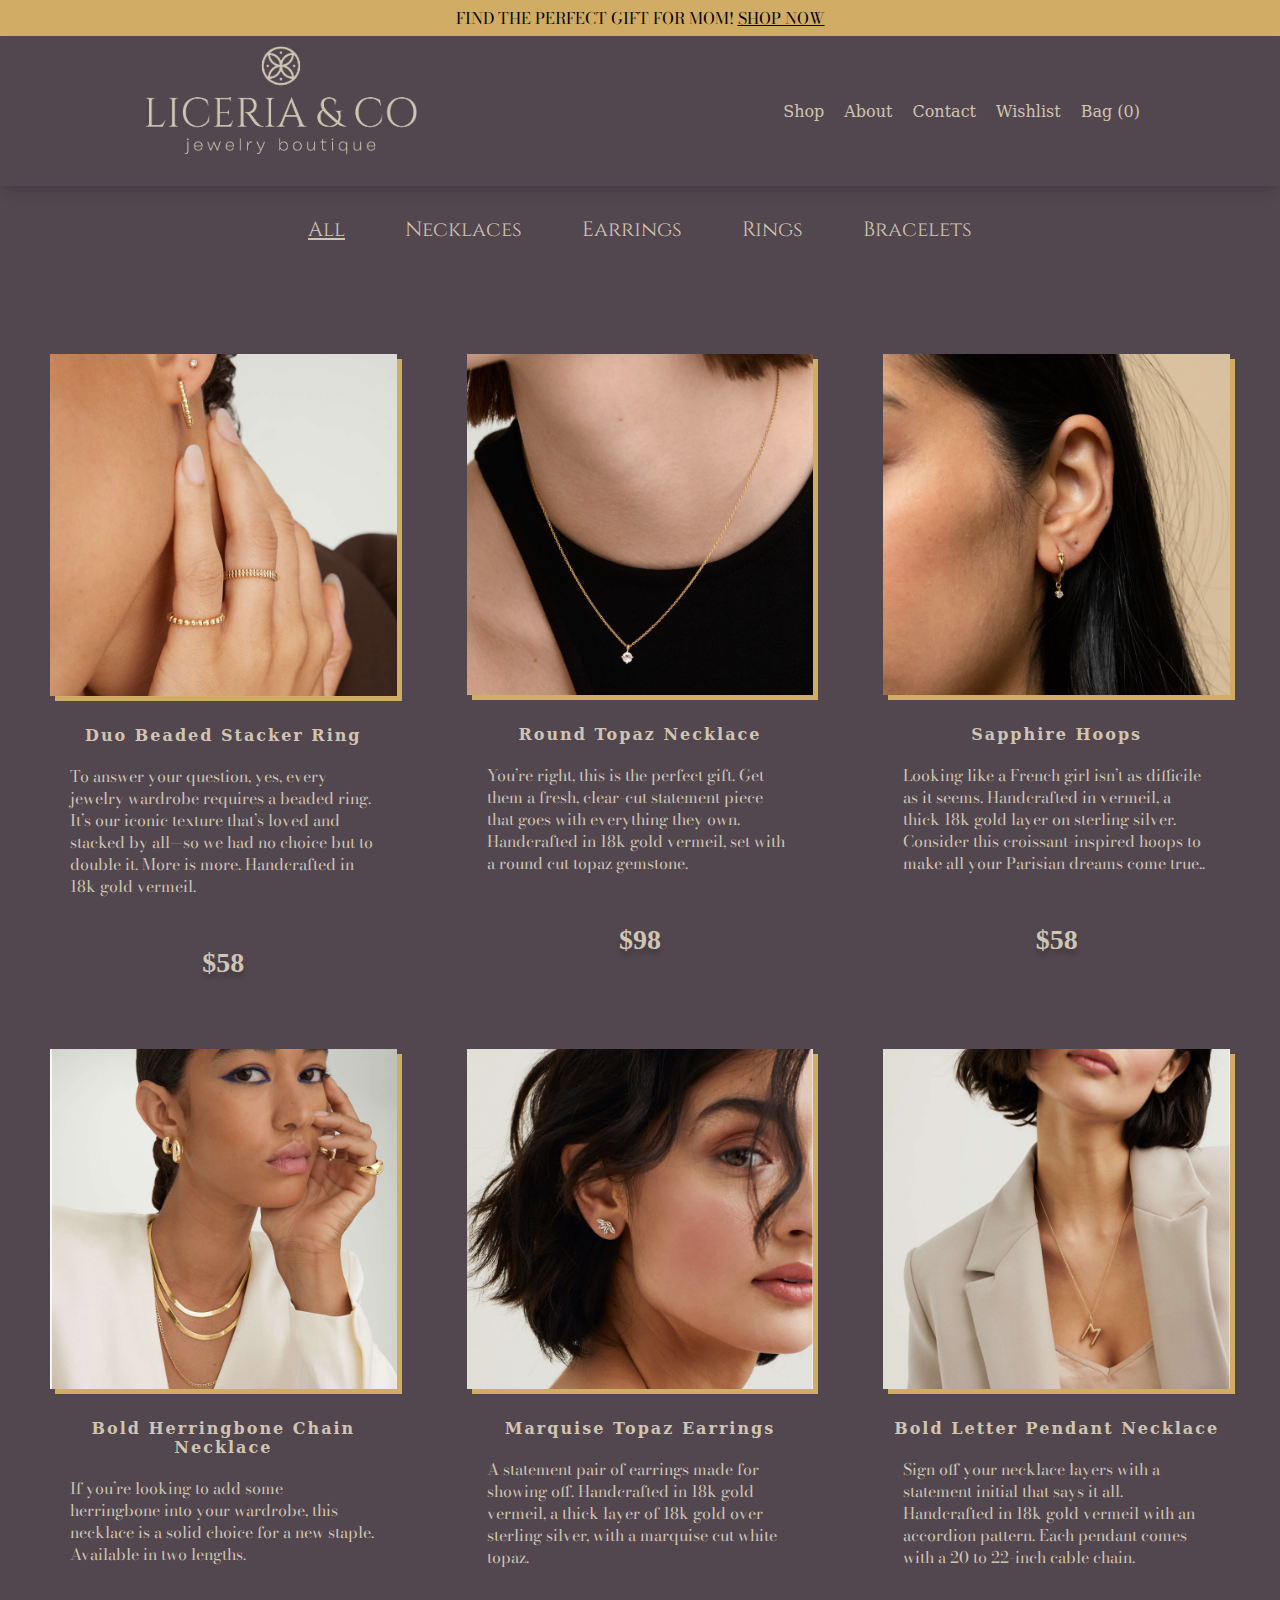
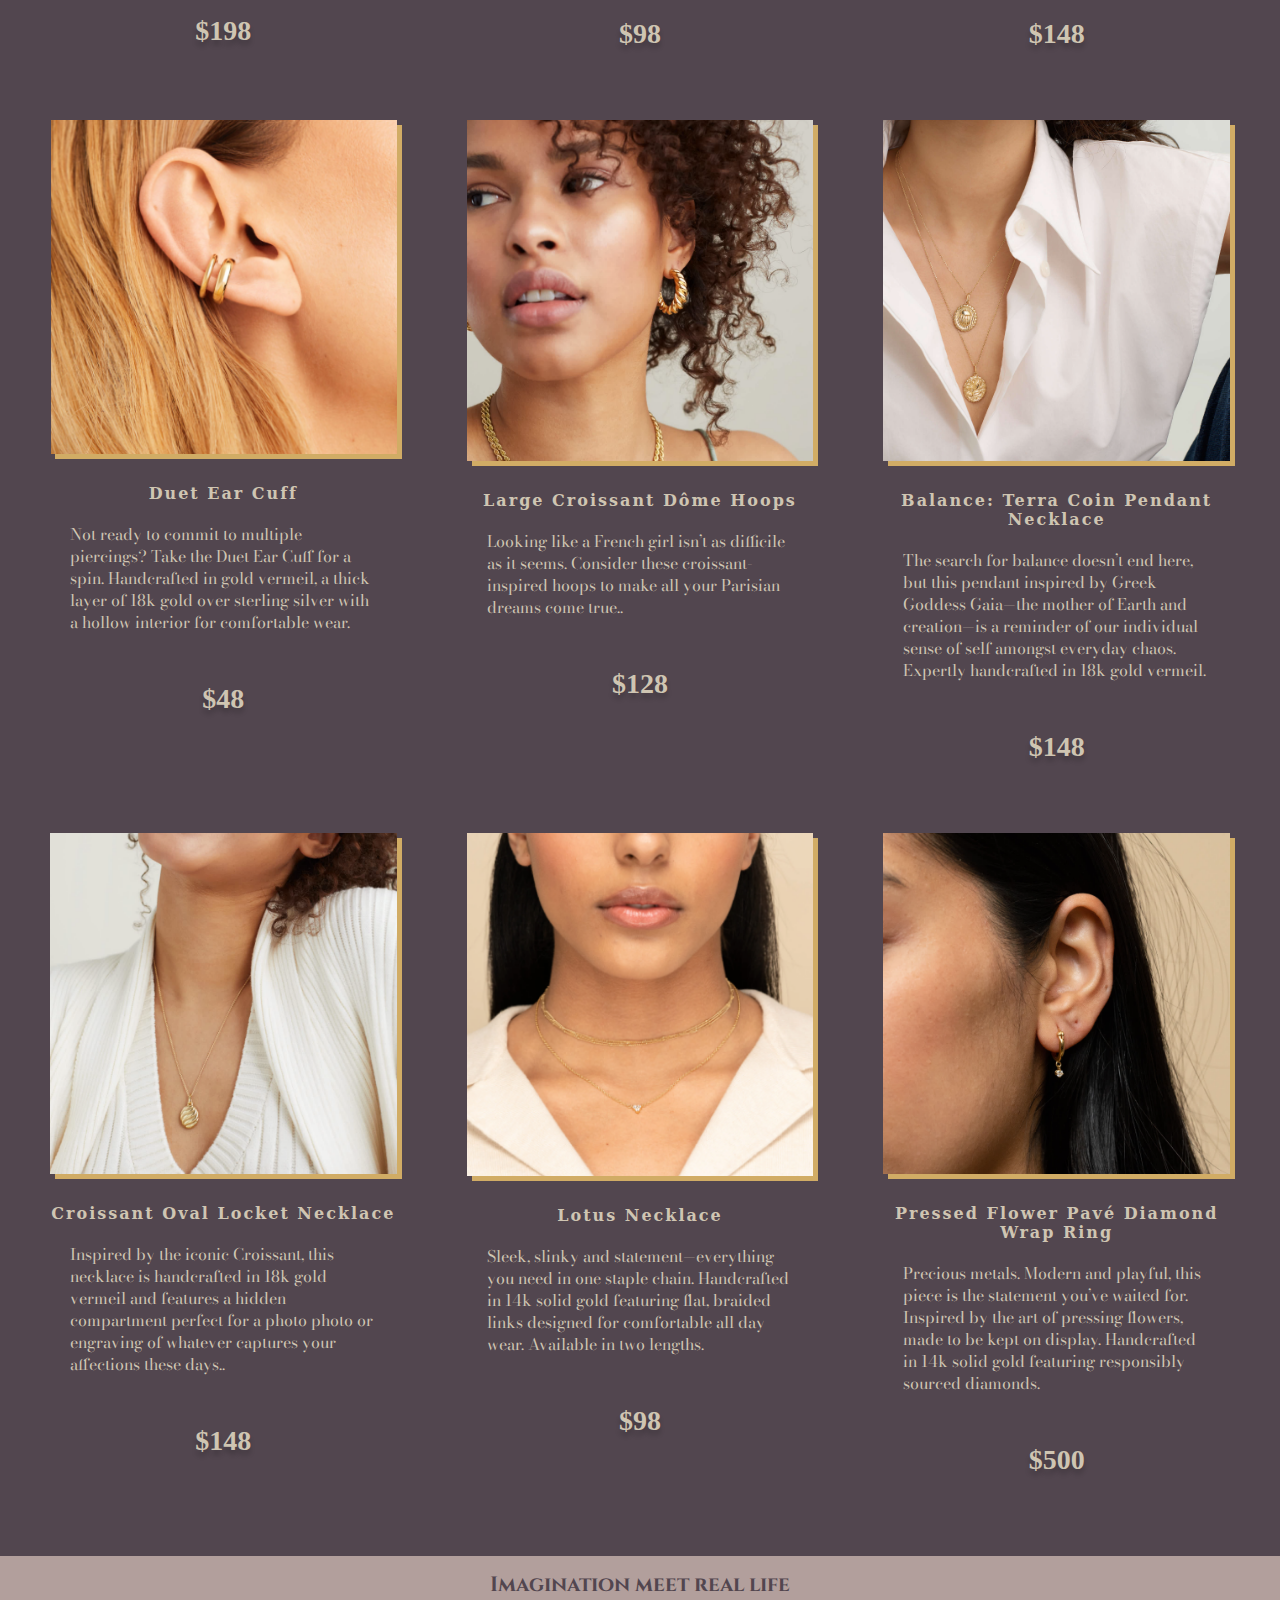
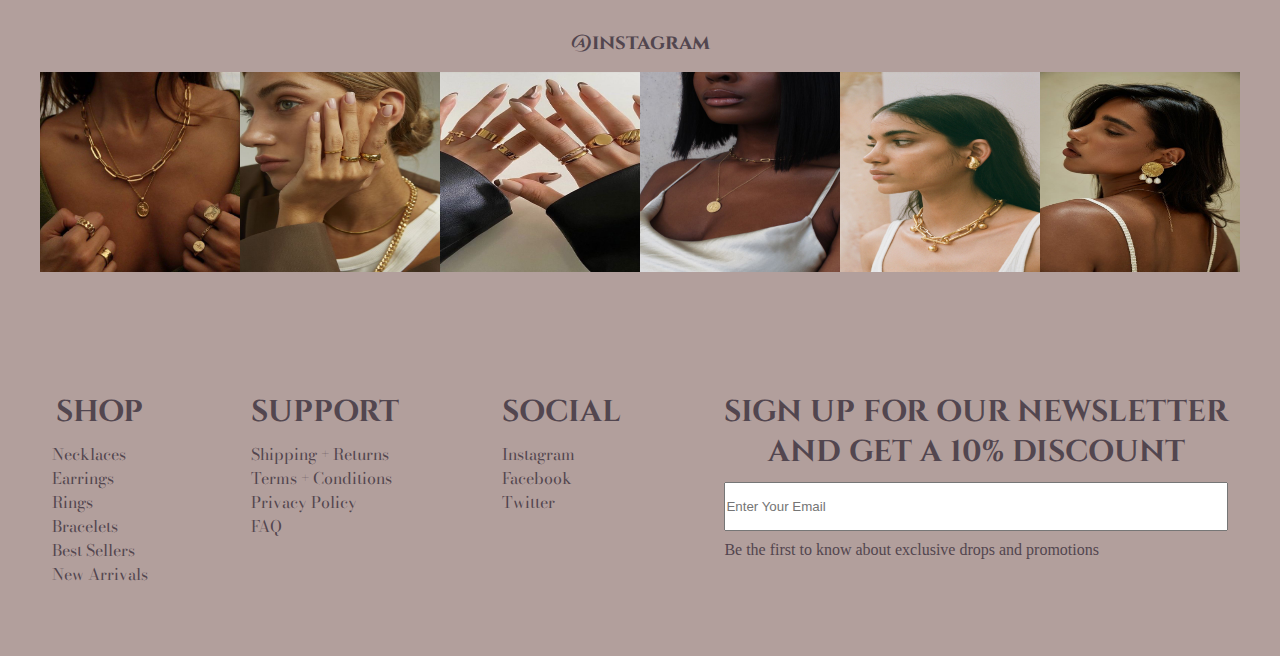
<file: products.html>
<!DOCTYPE html>
<html lang="en">
<head>
    <meta charset="UTF-8">
    <meta http-equiv="X-UA-Compatible" content="IE=edge">
    <meta name="viewport" content="width=device-width, initial-scale=1.0">
    <title>Document</title>
    <link rel="stylesheet" href="styles/products.css">
    <link rel="stylesheet" href="styles/style.css">
    <link rel="preconnect" href="https://fonts.googleapis.com">
    <link rel="preconnect" href="https://fonts.gstatic.com" crossorigin>
    <link href="https://fonts.googleapis.com/css2?family=Bodoni+Moda:wght@500&family=Cinzel:wght@400;600&family=Inria+Serif:wght@300&display=swap" rel="stylesheet">
</head>
<body>
   <!-- CTA -->  
<div class="cta">
    Find the perfect gift for mom! <span> Shop Now </span>
</div>
<!-- Navigation start-->
<header class="outer-container">
    <div class="wrapper">
        <div class="logo">
            <a href="index.html" target="_blank"><img src="images/Add a little bit of body text (1).png" alt="DevBabu.com"></a>
        </div>
            <div class="navbar">
                <div class="close-nav"><button>×</button></div>
                    <nav>
                         <ul>
                            <li><a href="products.html" target="_blank">Shop</a></li>
                            <li><a href="index.html#about" target="_blank"> About </a></li>
                            <li><a href="contact.html"> Contact </a></li>
                            <li><a href="#">Wishlist </a></li>
                            <li><a href="#"> Bag (0) </a></li>
                        </ul>
                    </nav>
            </div>
            <div class="menu-bar">
                <button><i></i></button>
            </div>
    </div>
</header>
<!-- Navigation end-->


    <section id="categories">
        <h3 class= "category-title activee tabs"> All </h3>
        <h3 class="category-title tabs"> Necklaces </h3>
            <div  id="necklace" class="category-link"></div>
        <h3 class="category-title tabs"> Earrings</h3>
            <div id="earring" class="category-link"></div>
        <h3 class="category-title tabs"> Rings </h3>
            <div id="ring" class="category-link"></div>
        <h3 class="category-title tabs"> Bracelets </h3>
            <div id="bracelets" class="category-link"></div>
    </section>

    <div class="products">


    </div>
   

    <section class="instagram center">
        <h4 class="ig-header">
           Imagination meet real life
        </h4>
        <h5 class="ig-header">
          @instagram 
        </h5>
        <div class="ig-imgs-container">
             <img src="instagram/10 Minimalist Fine Jewelry Brands For Everyday Wear  — The Good Trade.jpeg" alt="" class="hiddenn instagram-img">
            <img src="instagram/9c198b079545b1be6ec2bf672694cbf5.jpeg" alt="" class="instagram-img2 hiddenn">
            <img src="instagram/gold rings nails aesthetic.jpeg" alt="" class="instagram-img2">
            <img src="instagram/The Single Coin Necklace Stack II.jpeg" alt="" class="instagram-img2">
            <img src="instagram/Alighieri The Anchor in the Storm 24K Gold-Plated Choker.jpeg" alt="" class="instagram-img2">
            <img src="instagram/Leonie Earrings.jpeg" class="instagram-img2" alt="">
        </div>
    </section>
    
    
    
    <footer>
    <section class="footer light-bg">
    
       <div class="footerlinks">
        <h2 class="footerheader">  Shop </h2>
        <a href=""> Necklaces </a>
        <a href=""> Earrings </a>
        <a href=""> Rings </a>
        <a href=""> Bracelets  </a>
        <a href=""> Best Sellers </a>
        <a href=""> New Arrivals </a>
       </div>
    
       <div class="footerlinks">
        <h2 class="footerheader">  Support </h2>
        <a href=""> Shipping + Returns  </a>
        <a href=""> Terms + Conditions  </a>
        <a href=""> Privacy Policy  </a>
        <a href=""> FAQ </a>
       </div>
      
       <div class="footerlinks">
        <h2 class="footerheader"> Social  </h2>
        <a href=""> Instagram </a>
        <a href=""> Facebook </a>
        <a href=""> Twitter </a>
     
       </div>
    
        
       <div class="footerlinks email">
        <h2 class="footerheader"> Sign up for our newsletter <br>
            and get a 10% discount </h2>
    <input type="text" placeholder="Enter Your Email" >
     <p class="mute">
        Be the first to know about exclusive drops and promotions
     </p>
       </div>
     
    </section>
    </footer>
    <script>
        const theBody = document.querySelector('body');
        const openNav = document.querySelector('.menu-bar button');
        const closeNav = document.querySelector('.close-nav button');
        const Navbar = document.querySelector('.navbar');
    
        // function bodyScroll(){
        //     if(Navbar.classList.contains('show')){
        //         theBody.classList.add('hide-scroll');
        //     }
        //     else if(theBody.classList.contains('hide-scroll')){
        //         theBody.classList.remove('hide-scroll');
        //     }
        // }
    
        function showHide(){
            Navbar.classList.toggle('show');
            // bodyScroll();
        }
    
        openNav.onclick = showHide;
        closeNav.onclick = showHide;
    </script>

    <script src="products.js"></script>
    <script src="products.json"></script>
</body>

</html>
</file>
<file: styles/products.css>
*{
    margin: 0;
    padding: 0;
    box-sizing: border-box;
 }
 body{
    min-height: 100vh;
    background-color: #52464F;
   color:#CFC5B2;
 }
 h2{
    text-align: center;
    margin-top: 50px;
    font-size: 30px;
 }
 #categories{
    display: flex;
    justify-content: center;
    align-items: center;
 }
 .category-title{
    padding: 30px;
    font-family: 'Cinzel', serif;
    font-weight: 100;
    font-size: 1.3rem;
 }
 .category-header:hover{
    font-weight: 900;
 }
 .activee{
    text-decoration: underline;
 }
 .products{
    display: grid;
    grid-template-columns: repeat(auto-fit, minmax(350px, auto));
    grid-gap: 50px;
    margin: 50px auto;
    max-width: 1240px;
    padding: 20px;
 }
 .product{
    padding: 10px;

 }
 .product img{
    width: 100%;
    display: block;
    box-shadow: rgba(0, 0, 0, 0.35) 0px 5px 15px;
    box-shadow: 5px 5px #D1AC65;
 }
 .product .title{
    text-align: center;
    padding-top: 30px;
    padding-bottom: 20px;
    font-weight: 600;
    letter-spacing: 2px;
    font-family: 'Inria', 'Serif';;
 }
 .product .description{
    padding: 0 20px 20px 20px;
    line-height: 22px;
    font-family: 'Bodoni Moda', serif;
 }
 .product .price{
    text-align: center;
    font-weight: 600;
    font-size: 28px;
    padding-top: 30px;
    text-shadow: 0 5px 5px rgba(0, 0, 0, 0.2);
 }
 .product .cart{
    text-align: center;
    padding: 15px 0;
    margin-top: 40px;
    background-color: #3e628f;
    cursor: pointer;
 }
 .product .cart i{
    padding-left: 10px;
 }
 .view-more{
    margin: 0 auto;
    max-width: 1240px;
    padding: 20px;
    text-align: center;
 }
 .view-more button{
    padding: 10px 25px;
 }
 .cart{
    position: absolute;
    bottom: 0;
}

@media only screen and  (max-width: 1000px){
   .category-title{
      padding: 10px;
   }
 }


@media only screen and  (max-width: 600px){
   .category-title{
      font-size: .8rem;
   }
 }
</file>
<file: styles/style.css>
*{
    box-sizing: border-box;
    margin: 0;
    padding: 0;
}
:root{
    --bg-color:#52464F;
    --text-color:#CFC5B2;
    --bright-accent-color:#D1AC65;
    --secondary-headings:'Inria', 'Serif';
    --main-text: 'Bodoni Moda', serif;
    --h1-headings:'Cinzel', serif;
}

/* typography */
.cta{
    font-size: 1rem ;
    font-family: var(--main-text);
}
.slideshow-header{
    color: var(--text-color);
    font-family: var(--h1-headings);
    font-weight: 600;
    padding-left: 30px;
    padding-top: 50px;
}
.philosiphy-container{
    color: var(--text-color);
}
.about-header{
    font-family: var(--h1-headings);
    font-size: 3rem;
}
.about-heading{
    font-size: 2.5rem;
    font-family: var(--secondary-headings);
}
.more-about-text{
    font-size: 1.3rem;
    line-height: 30px;
    font-family: var(--main-text);
}
.about{
  line-height: 30px;
}
/* Navigation start */ 
nav ul li{
    font-family: var(--secondary-headings);
}
.cta{
    width: 100vw;
    height: auto;
    background-color: var(--bright-accent-color);
    color: black;
    text-align: center;
    margin: 0;
    padding: 6px;
    text-transform: uppercase;
}
.cta span{
    text-decoration: underline;
    cursor: pointer;
}

header {
    background-color: var(--bg-color);
    box-shadow: 0 10px 15px -3px 
rgba(0, 0, 0, 0.1),
        0 4px 6px -4px 
rgba(0, 0, 0, 0.1);
    padding: 10px 20px;
}
header .wrapper {
    max-width: 1000px;
    margin: 0 auto;
    display: flex;
    flex-wrap: wrap;
    align-items: center;
    justify-content: space-between;
}
header .logo img {
    height: 130px;
    display: block;
}

.navbar {
    position: fixed;
    top: 0;
    left: 100%;
    margin: 0;
    width: 100%;
    height: 100%;
    background-color: var(--bg-color);
    padding: 20px;
    transition: left 0.3s;
}

.navbar.show {
    left: 0 !important;
}

.hide-scroll {
    overflow: hidden;
}

.navbar ul {
    all: unset;
    list-style-type: none;
    display: flex;
    flex-direction: column;
    align-items: center;
    gap: 25px;
}
.navbar ul a {
    all: unset;
    color: var(--text-color);
    cursor: pointer;
    font-size: 2.3rem;
}
.navbar ul a:hover {
    color: 
#111111;
    text-decoration: underline overline;
    text-decoration-thickness: 3px;
}

.close-nav {
    text-align: right;
    margin-bottom: 20px;
}
.close-nav button {
    all: unset;
    background: var(--text-color);
    font-size: 42px;
    cursor: pointer;
    border: 1px solid 
rgba(0, 0, 0, 0.2);
    padding: 15px;
    border-radius: 3px;
    color: 
#444444;
}
.close-nav button:hover {
    color: 
#222222;
    background: 
white;
}

.menu-bar button {
    border: 1px solid 
rgba(0, 0, 0, 0.1);
    background: 
var(--text-color);
    height: 50px;
    width: 50px;
    padding: 5px 10px;
    cursor: pointer;
    border-radius: 3px;
}
.menu-bar i {
    display: block;
    border-top: 3px solid 
#444444;
    border-bottom: 3px solid 
#444444;
}
.menu-bar i::after {
    display: block;
    content: "";
    border-top: 3px solid 
#444444;
    margin: 6px 0;
}
.menu-bar button:hover {
    background: 
white;
}
.menu-bar button:hover i {
    border-color: 
#222222;
}

.container {
    max-width: 900px;
    margin: 0 auto;
    padding: 30px;
}

@media (min-width: 550px) {
    .navbar {
        all: unset;
        display: block;
    }
    .navbar ul {
        flex-direction: row;
        gap: 20px;
    }
    .navbar ul a {
        font-size: inherit;
    }
    .close-nav,
    .menu-bar {
        display: none;
    }
}

/* Navigation end  */ 


/* Hero section start */
.video-ctnr{
    width: 100vw;
    height: 100vh;
    display: flex;
    justify-content: center;
    align-items: center;
  
}
#hero-vid{
    height: 80vh;
    width: 100vw;
    margin: auto;
    display: flex;
    justify-content: center;
    align-items: center;
    overflow: hidden;
   
    background-color: var(--bg-color);
}

.text{
    position: absolute;
    color: #fff;
    line-height: 1.5;
    text-align: center;
    top: 30%;

}

.overlay{
    position: absolute;
    height: 80vh;
    width: 100vw;
    background-color:#52464fa9;
    opacity: 0.9;
}

.button{
    background: #fff;
    border-radius: 40px;
    color: #18266c;
    font-size: 1.5em;
    padding: .7em 1.2em;
    text-decoration: none;
    box-sizing: border-box;
    cursor: pointer;
}


@media (max-width: 600px) {
  
#hero-vid{
    height: 80vh;
    width: 100vw;
}

.overlay{

    height: 80vh;
    width: 100vw;
}

}

/* Hero section end */

/** more about */
#more-about{
    height: 100vh;
    width: 100vw;
    background-color: var(--text-color);
    color: var(--bg-color);
}


.more-about-ctnr{
    display: flex;
    justify-content: center;
    align-items: center;
    padding-top: 50px;
    width: 70vw;
    margin: 0 auto;
}
.more-about{
    display: flex;
    flex-direction: column;
    width: 40vw;
    justify-content: center;
    align-items: center;
    text-align: center;
    padding: 30px;
}
.more-about-video{
    margin: 0 auto;
    
}
/* more aboit */
/* Best sellers slider */

/* Slideshow container */
.slideshow-container {
    width: 100vw;
    position: relative;
    margin: auto;
    height: 70vh;
    background-color: var(--bg-color);
    color:#F6F0E3;
  }
  .slideshow-wrapper{
      width: 100vw;
      background-color: var(--bg-color);
      height: 50vh;
  }

  #best-sellers{
    width: 100vw;
    height: 60vh;
    background-color: var(--bg-color);
  }
  
  /* Hide the images by default */
  .mySlides {
    display: none;
  }
  
  /* Next & previous buttons */
  .prev, .next {
    cursor: pointer;
    position: absolute;
    top: 100%;
    margin-top: -100px;
    color: var(--bright-accent-color);
    font-weight: bold;
    font-size: 50px;
    transition: 0.6s ease;
    border-radius: 0 3px 3px 0;
    user-select: none;
    padding: 0 60px;
  top: 300px;
  }
  
  /* Position the "next button" to the right */
  .next {
    right: 0;
    border-radius: 3px 0 0 3px;
  }
  
  /* Number text (1/3 etc) */

  /* The dots/bullets/indicators */
  .dot {
    cursor: pointer;
    height: 15px;
    width: 15px;
    margin: 0 5px;
    background-color: var(--text-color);
    border-radius: 50%;
    display: inline-block;
    transition: 0.6s ease;
    position: relative;
    top: -100px;
  }
  
  .active, .dot:hover {
    background-color: var(--bright-accent-color);
  }
  
  /* Fading animation */
  .fade {
    animation-name: fade;
    animation-duration: 1.5s;
  }
  
  @keyframes fade {
    from {opacity: .4}
    to {opacity: 1}
  }
  
  .best-sellers-ctnr{
    width: 100vw;
    background-color: var(--bg-color);
  }
  .best-sellers-cards{
    display: flex;
    justify-content: center;
    align-items: center;
  }

  .best-seller{
    width: 400px;
    height: 400px;
    margin: 0 auto;
    box-shadow: rgba(0, 0, 0, 0.35) 0px 5px 15px;
  }

  .slideshow-header{
    font-size: 5rem;
    background-color: var(--bg-color);
  }


  @media (max-width: 900px) {
  .about{
    line-height: normal;
  }
 
    .best-seller{
        width: 250px;
        height: 250px;
     
      }
      .slideshow-container{
        height: 50vh;
      }
      #best-sellers{
        height: 50vh;
      }
    }


  @media (max-width: 650px) {
  
    
    .slideshow-header{
        font-size: 3rem;
        text-align: center;
      }
    
    .best-seller{
        width:250px;
        height: 250px;
        padding: 10px;
      }

      .slideshow-wrapper, .slideshow-container{
        margin: 0;
        height: auto;
        padding-bottom: 40px;
      }
      .prev, .next {
        top: 113%;
        
    }
   
    .dot {
        top: -10px;
      }
    }


    /* product categories start */
 /* categories section */
 .categories-container{
    display: grid;
    grid-template-columns: repeat(3, 1fr);
    gap: 10px;
    grid-template-rows: 1fr 1fr ;
    background-color: var(--bg-color);
    position: relative;
    padding: 60px 0 ;
    width: 100vw;
   
   }
   .first-txt {
    position: absolute;
    top: 17px;
    left: 50px;
    color: #000;
    font-size: 3rem;
}
   .category{
    margin-left: auto;
    margin-right: auto;
 box-shadow: rgba(0, 0, 0, 0.35) 0px 5px 15px;
 position: relative;
   }

   .text-overlay {
    position: absolute;
    top: 50%;
    left: 50%;
    transform: translate(-50%, -50%);
    background-color: transparent;
    color: var(--text-color);
    font-family: var(--secondary-headings);
    font-size: 2.5rem;
    padding: 20px;
    text-align: center;
  }
  .category-header{
    font-size: 2.5rem;
  }
   .categoryimg{
    width: 100%;
    height: 100%;
   }  


   @media (max-width: 650px) {
   .categories-container{
    grid-template-columns: repeat(2, 1fr);
    gap: 3px;
    grid-template-rows: 1fr 1fr ;
   
   }
   .category{
    margin-top: 30px;
   }
   .categoryimg{
    width: 100%;

   }
   }

    /* product categories end */ 

     /* About section start */
 .philosiphy-container{
    display: flex;
    justify-content: space-between;
    width: 100vw;
    height: 100vh;
    background-color: var(--bg-color);
   }
  
   .about-text{
    display: flex;
    justify-content: center;
    text-align: center;
    flex-direction: column;
    width: 70%;
    padding: 20px;
   }
  
   .about-img1{
    height: 100vh;
    width: 40vw;
    background-image: url("../images/eb9f2a446bf6dffb1a2975743635c5cd.jpeg");
    background-repeat: no-repeat;
    background-size: cover;
    background-position: center;
    box-shadow: rgba(0, 0, 0, 0.35) 0px 5px 15px;
   }
  
   .about-img2{
      height: 100vh;
      width: 40vw;
      background-image: url("../images/aae2e29ac6e479c4c79cc3668a4a0756.jpeg");
      background-repeat: no-repeat;
      background-size: cover;
      background-position: center;
      box-shadow: rgba(0, 0, 0, 0.35) 0px 5px 15px;
   }
  .muted{
    color: #A19DA3;
  }
  
  @media (max-width: 850px) {
.about-img2{
    display: none;
}
.about-img1{
    width: 50vw;
}
.about-text{
    width: 100%;
}
.about-header, .slideshow-header{
    font-size: 1.5rem;
}
.about{
    font-size: 1rem;
}


  }


  @media (max-width: 640px) {
 
    .philosiphy-container{
        height: 50vh;
    position: relative;
    top: 430px;
}
.about-img1{
    height: 50vh;
}
    
  }
    

   footer, .instagram{
    width: 100vw;
    background-color: #B29F9C;
   }
  .ig-header{
    font-size: 1.3rem;
    text-align: center;
    padding:15px 0;
    color: var(--bg-color);
    font-family: var(--h1-headings);
  }
     .ig-imgs-container{
        width: 100vw;
        display: flex;
        justify-content: center;
        align-items: center;
        top: 50px;
        }
     .ig-imgs.container{
        display: flex;
        justify-content: center;
        align-items: center;
        margin: 30px;
      }
      .instagram-img, .instagram-img2{
        width: 200px;
        height: 200px;
      }
      .footer{
        color: var(--bg-color);
        display: flex;
        justify-content: space-around;
        width: 100vw;
        padding: 70px 0;
      }
      .footerlinks{
        display: flex;
        flex-direction: column;
        color: var(--bg-color);
      }
      .footerheader{
        text-transform: uppercase;
        padding-bottom: 10px;
        font-family: var(--h1-headings);
      }
      footer a{
        text-decoration: none;
        color: var(--bg-color);
        font-family: var(--main-text);
      }
      footer input{
        padding: 15px 0;
      }
      footer .mute{
        padding-top: 10px;
      }
      
      .fa-solid{
        margin-left: auto;
        margin-right: auto;
      }

      @media only screen and  (max-width: 800px){
        .instagram-img2{
         height: 100px;
         width: 150px;
        }

        @media only screen and  (max-width: 840px){
        .hiddenn{
              display: none;
              visibility: hidden;
            }
            .footerheader{
                font-size: 1.3rem;
            }
            footer .email{
                display: none;
            }
        }
    
    }



/* ------------------------- */

.text-overlay{
    padding: 0;
}

  @media only screen and  (min-width: 1200px){
    .category{
    width: 350px;
   height: 350px;
    }
  }



  @media only screen and  (max-width: 900px){
    .more-about-text{
        line-height: normal;
        font-size: 1rem;
    }
    .about-heading{
        font-size: 2rem;
    }
  }



  @media only screen and  (max-width: 1000px){
  .more-about-ctnr{
    width: 90vw;
    padding: 20px;
  }
  }


  @media only screen and  (max-width: 1200px){
    .category-header{
        font-size: 2rem;
      }
      .slideshow-header{
        font-size: 3rem;
      }
      .more-about{
        padding: 10px;
      }
  }

  @media only screen and  (max-width: 1100px){
    .best-seller{
        width: 270px;
        height: 270px;
    }
  }


  @media only screen and  (max-width: 700px){
    .best-seller{
        width: 200px;
        height: 200px;
    }
   .categories-container.category-header{
        font-size: 1.3rem;
    }
  }


  @media only screen and  (max-width: 760px){
    .more-about-ctnr{
        flex-direction: column;
        padding: 40px 0;
    }
    .more-about-text, .about-heading{
        width: 90vw;
        text-align: center;
        margin: 0 auto;
    }
    .more-about-video{
        display: none;
    }
    #more-about{
        height: auto;
    }
  }


  @media only screen and  (max-width: 650px){
    .philosiphy-container{
        position: relative;
        top: -150px;
    }
    #more-about{
        position: relative;
        top: -150px;
    }
    .slideshow-wrapper{
        position: relative;
        top: -270px;
    }
    .best-seller{
        box-shadow: none;
        width: 350px;
        height: 300px;
    }
    .prev, .next{
        margin-top: -130px;
        padding-left: 10px;
    }
    .slideshow-container{
        padding-top: 40px;
    }
    #best-sellers{
        height: 120vh;
    }
    .best-sellers-cards{
        flex-direction: column;
    }
    .category{
        width: 250px;
       height: 300px;
        }
        .slideshow-header{
            font-size: 1.5rem;
        }
  }

  @media only screen and  (max-width: 550px){
.category{
    width: 170px;
    height: 170px;
}
.category-header{
  font-size: 1rem;
}
   
  }
</file>
